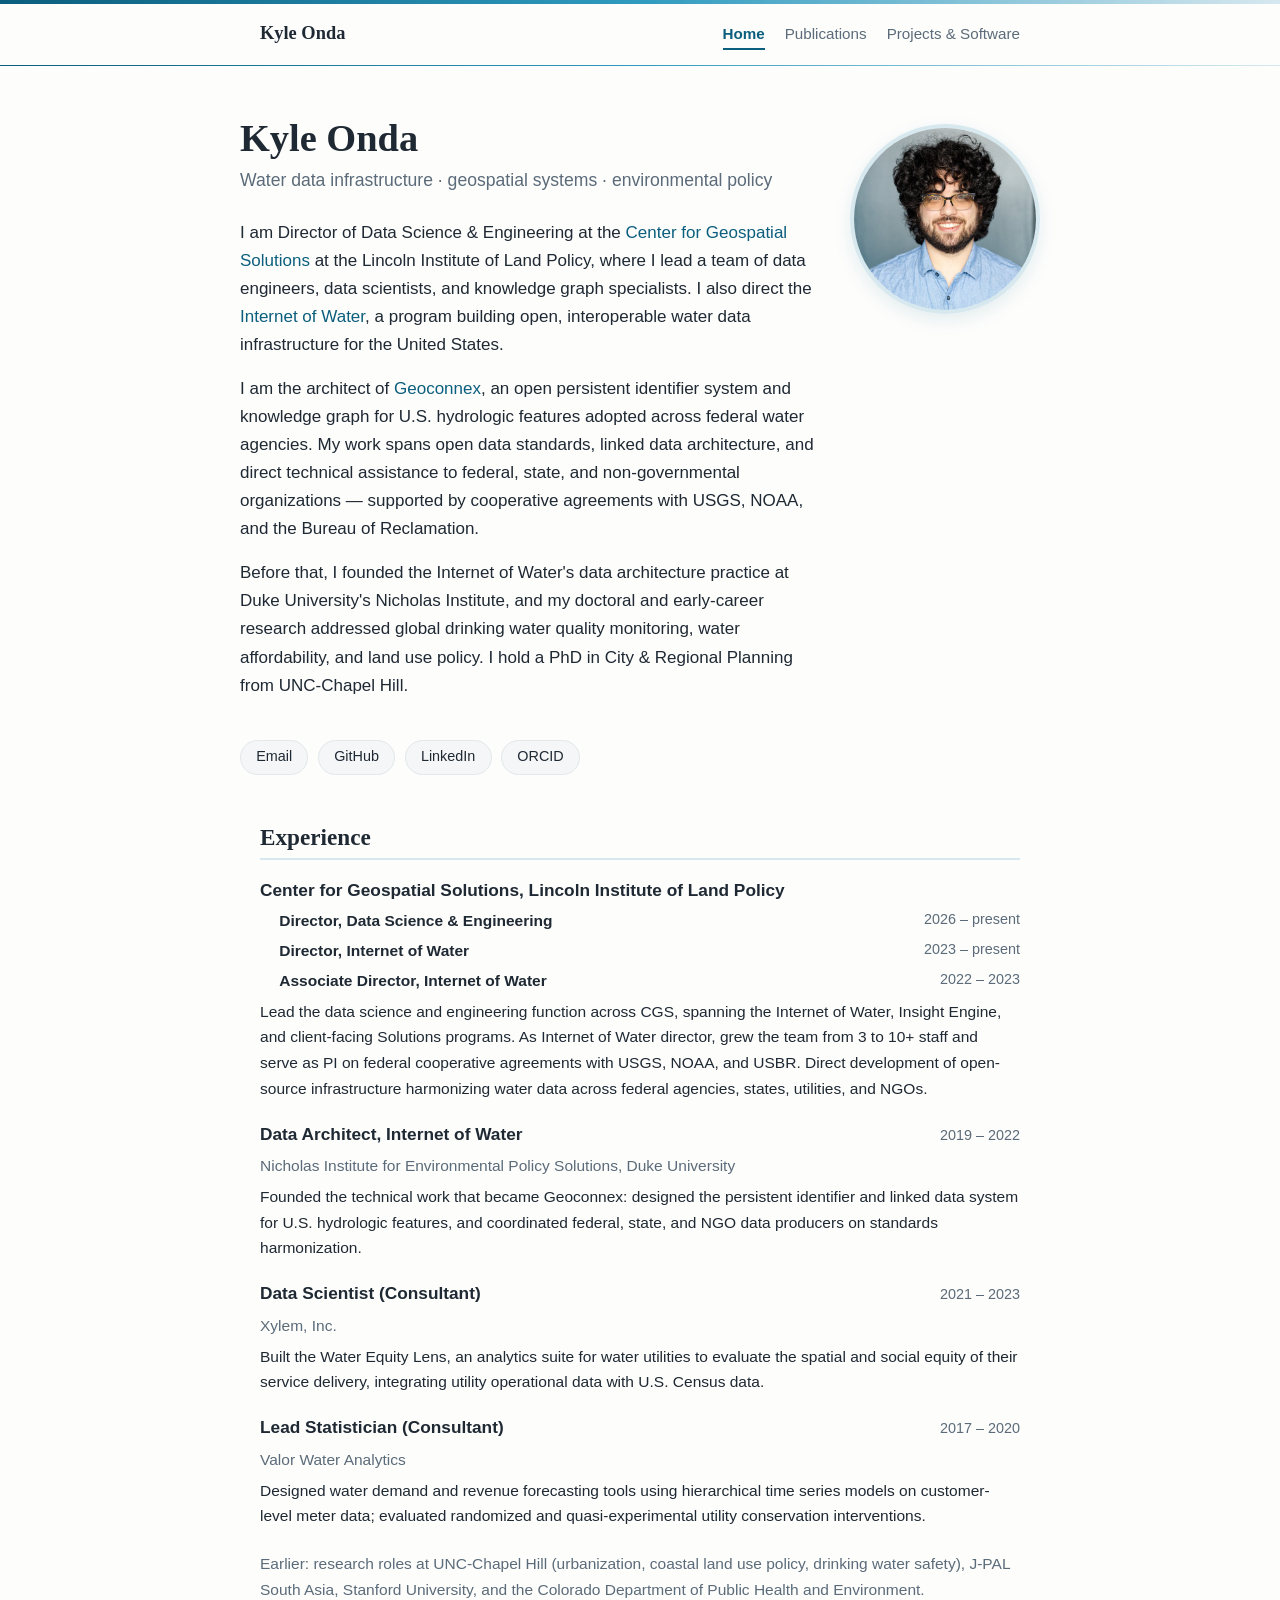
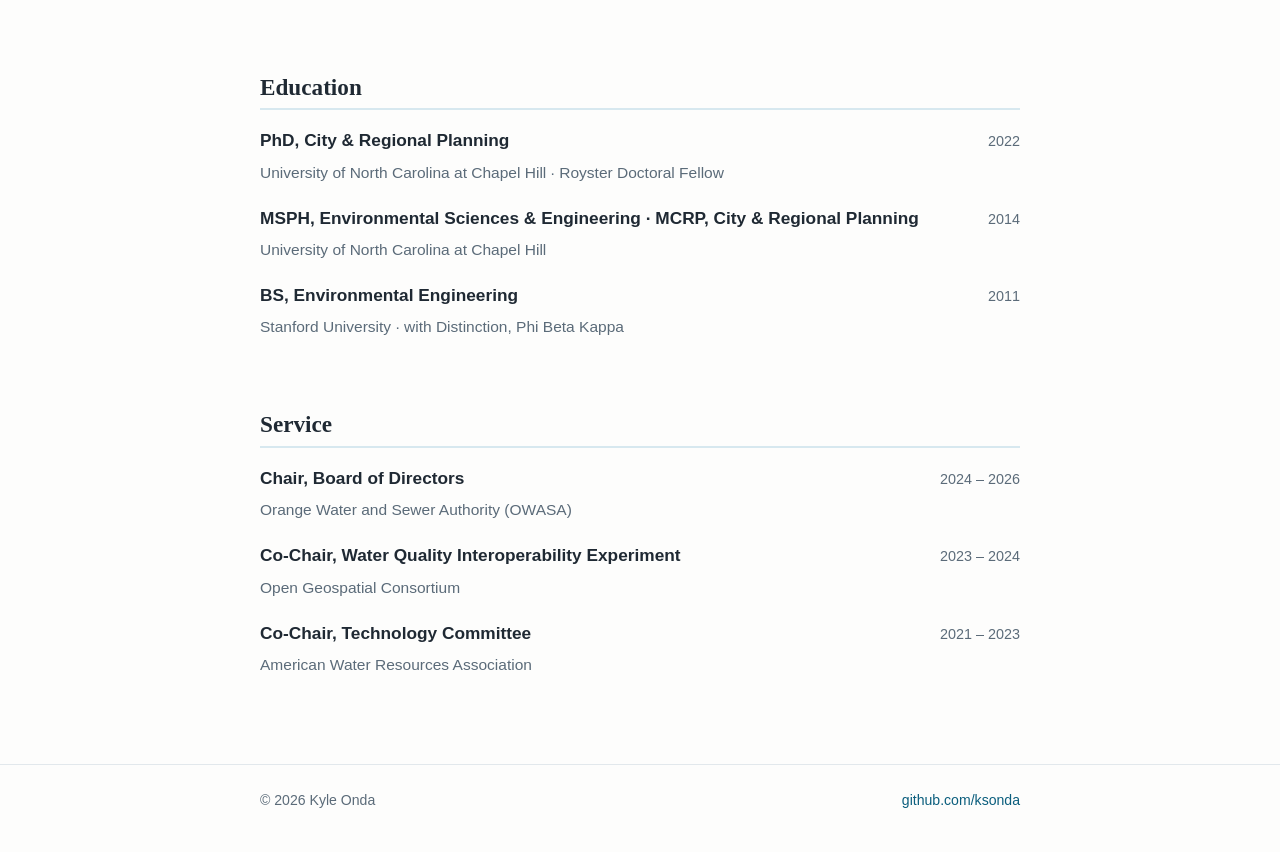
<file: index.html>
<!DOCTYPE html>
<html lang="en">
<head>
<meta charset="utf-8">
<meta name="viewport" content="width=device-width, initial-scale=1">
<title>Kyle Onda</title>
<meta name="description" content="Kyle Onda — Director of Data Science &amp; Engineering at the Center for Geospatial Solutions, Lincoln Institute of Land Policy. Water data infrastructure, geospatial systems, and environmental policy.">
<meta property="og:title" content="Kyle Onda">
<meta property="og:description" content="Water data infrastructure, geospatial systems, and environmental policy.">
<meta property="og:url" content="https://ondawater.org">
<meta property="og:type" content="website">
<meta property="og:image" content="https://ondawater.org/headshot.jpg">
<link rel="icon" href="data:image/svg+xml,<svg xmlns='http://www.w3.org/2000/svg' viewBox='0 0 100 100'><text y='.9em' font-size='90'>💧</text></svg>">
<link rel="stylesheet" href="styles.css">
<script type="application/ld+json">
{
  "@context": "https://schema.org",
  "@type": "Person",
  "name": "Kyle Onda",
  "url": "https://ondawater.org",
  "jobTitle": "Director of Data Science & Engineering",
  "worksFor": {
    "@type": "Organization",
    "name": "Center for Geospatial Solutions, Lincoln Institute of Land Policy"
  },
  "alumniOf": [
    {"@type": "CollegeOrUniversity", "name": "University of North Carolina at Chapel Hill"},
    {"@type": "CollegeOrUniversity", "name": "Stanford University"}
  ],
  "email": "mailto:kyle.onda@ondawater.org",
  "sameAs": [
    "https://github.com/ksonda",
    "https://www.linkedin.com/in/ksonda/",
    "https://orcid.org/0000-0002-4714-7654"
  ]
}
</script>
</head>
<body>

<nav>
  <div class="nav-inner">
    <a class="nav-name" href="index.html">Kyle Onda</a>
    <div class="nav-links">
      <a href="index.html" class="active">Home</a>
      <a href="publications.html">Publications</a>
      <a href="software.html">Projects &amp; Software</a>
    </div>
  </div>
</nav>

<header class="hero container">
  <div class="hero-grid">
    <div class="hero-text">
      <h1>Kyle Onda</h1>
      <p class="tagline">Water data infrastructure &middot; geospatial systems &middot; environmental policy</p>

      <p>I am Director of Data Science &amp; Engineering at the <a href="https://www.lincolninst.edu/centers-initiatives/center-geospatial-solutions/">Center for Geospatial Solutions</a> at the Lincoln Institute of Land Policy, where I lead a team of data engineers, data scientists, and knowledge graph specialists. I also direct the <a href="https://internetofwater.org">Internet of Water</a>, a program building open, interoperable water data infrastructure for the United States.</p>

      <p>I am the architect of <a href="https://geoconnex.us">Geoconnex</a>, an open persistent identifier system and knowledge graph for U.S. hydrologic features adopted across federal water agencies. My work spans open data standards, linked data architecture, and direct technical assistance to federal, state, and non-governmental organizations &mdash; supported by cooperative agreements with USGS, NOAA, and the Bureau of Reclamation.</p>

      <p>Before that, I founded the Internet of Water's data architecture practice at Duke University's Nicholas Institute, and my doctoral and early-career research addressed global drinking water quality monitoring, water affordability, and land use policy. I hold a PhD in City &amp; Regional Planning from UNC-Chapel Hill.</p>
    </div>
    <img class="headshot" src="headshot.jpg" alt="Kyle Onda" width="190" height="190">
  </div>

  <div class="links">
    <a href="mailto:kyle.onda@ondawater.org">Email</a>
    <a href="https://github.com/ksonda" rel="noopener">GitHub</a>
    <a href="https://www.linkedin.com/in/ksonda/" rel="noopener">LinkedIn</a>
    <a href="https://orcid.org/0000-0002-4714-7654" rel="noopener">ORCID</a>
  </div>
</header>

<main class="container">

<section id="experience">
  <h2>Experience</h2>

  <div class="entry">
    <div class="entry-head">
      <h3>Center for Geospatial Solutions, Lincoln Institute of Land Policy</h3>
    </div>
    <ul class="roles">
      <li><span class="role">Director, Data Science &amp; Engineering</span><span class="entry-date">2026 &ndash; present</span></li>
      <li><span class="role">Director, Internet of Water</span><span class="entry-date">2023 &ndash; present</span></li>
      <li><span class="role">Associate Director, Internet of Water</span><span class="entry-date">2022 &ndash; 2023</span></li>
    </ul>
    <p>Lead the data science and engineering function across CGS, spanning the Internet of Water, Insight Engine, and client-facing Solutions programs. As Internet of Water director, grew the team from 3 to 10+ staff and serve as PI on federal cooperative agreements with USGS, NOAA, and USBR. Direct development of open-source infrastructure harmonizing water data across federal agencies, states, utilities, and NGOs.</p>
  </div>

  <div class="entry">
    <div class="entry-head">
      <h3>Data Architect, Internet of Water</h3>
      <span class="entry-date">2019 &ndash; 2022</span>
    </div>
    <p class="entry-org">Nicholas Institute for Environmental Policy Solutions, Duke University</p>
    <p>Founded the technical work that became Geoconnex: designed the persistent identifier and linked data system for U.S. hydrologic features, and coordinated federal, state, and NGO data producers on standards harmonization.</p>
  </div>

  <div class="entry">
    <div class="entry-head">
      <h3>Data Scientist (Consultant)</h3>
      <span class="entry-date">2021 &ndash; 2023</span>
    </div>
    <p class="entry-org">Xylem, Inc.</p>
    <p>Built the Water Equity Lens, an analytics suite for water utilities to evaluate the spatial and social equity of their service delivery, integrating utility operational data with U.S. Census data.</p>
  </div>

  <div class="entry">
    <div class="entry-head">
      <h3>Lead Statistician (Consultant)</h3>
      <span class="entry-date">2017 &ndash; 2020</span>
    </div>
    <p class="entry-org">Valor Water Analytics</p>
    <p>Designed water demand and revenue forecasting tools using hierarchical time series models on customer-level meter data; evaluated randomized and quasi-experimental utility conservation interventions.</p>
  </div>

  <div class="entry">
    <p class="entry-org">Earlier: research roles at UNC-Chapel Hill (urbanization, coastal land use policy, drinking water safety), J-PAL South Asia, Stanford University, and the Colorado Department of Public Health and Environment.</p>
  </div>
</section>

<section id="education">
  <h2>Education</h2>

  <div class="entry">
    <div class="entry-head">
      <h3>PhD, City &amp; Regional Planning</h3>
      <span class="entry-date">2022</span>
    </div>
    <p class="entry-org">University of North Carolina at Chapel Hill &middot; Royster Doctoral Fellow</p>
  </div>

  <div class="entry">
    <div class="entry-head">
      <h3>MSPH, Environmental Sciences &amp; Engineering &middot; MCRP, City &amp; Regional Planning</h3>
      <span class="entry-date">2014</span>
    </div>
    <p class="entry-org">University of North Carolina at Chapel Hill</p>
  </div>

  <div class="entry">
    <div class="entry-head">
      <h3>BS, Environmental Engineering</h3>
      <span class="entry-date">2011</span>
    </div>
    <p class="entry-org">Stanford University &middot; with Distinction, Phi Beta Kappa</p>
  </div>
</section>

<section id="service">
  <h2>Service</h2>

  <div class="entry">
    <div class="entry-head">
      <h3>Chair, Board of Directors</h3>
      <span class="entry-date">2024 &ndash; 2026</span>
    </div>
    <p class="entry-org">Orange Water and Sewer Authority (OWASA)</p>
  </div>

  <div class="entry">
    <div class="entry-head">
      <h3>Co-Chair, Water Quality Interoperability Experiment</h3>
      <span class="entry-date">2023 &ndash; 2024</span>
    </div>
    <p class="entry-org">Open Geospatial Consortium</p>
  </div>

  <div class="entry">
    <div class="entry-head">
      <h3>Co-Chair, Technology Committee</h3>
      <span class="entry-date">2021 &ndash; 2023</span>
    </div>
    <p class="entry-org">American Water Resources Association</p>
  </div>
</section>

</main>

<footer>
  <div class="container">
    <span>&copy; 2026 Kyle Onda</span>
    <span><a href="https://github.com/ksonda">github.com/ksonda</a></span>
  </div>
</footer>

</body>
</html>
</file>
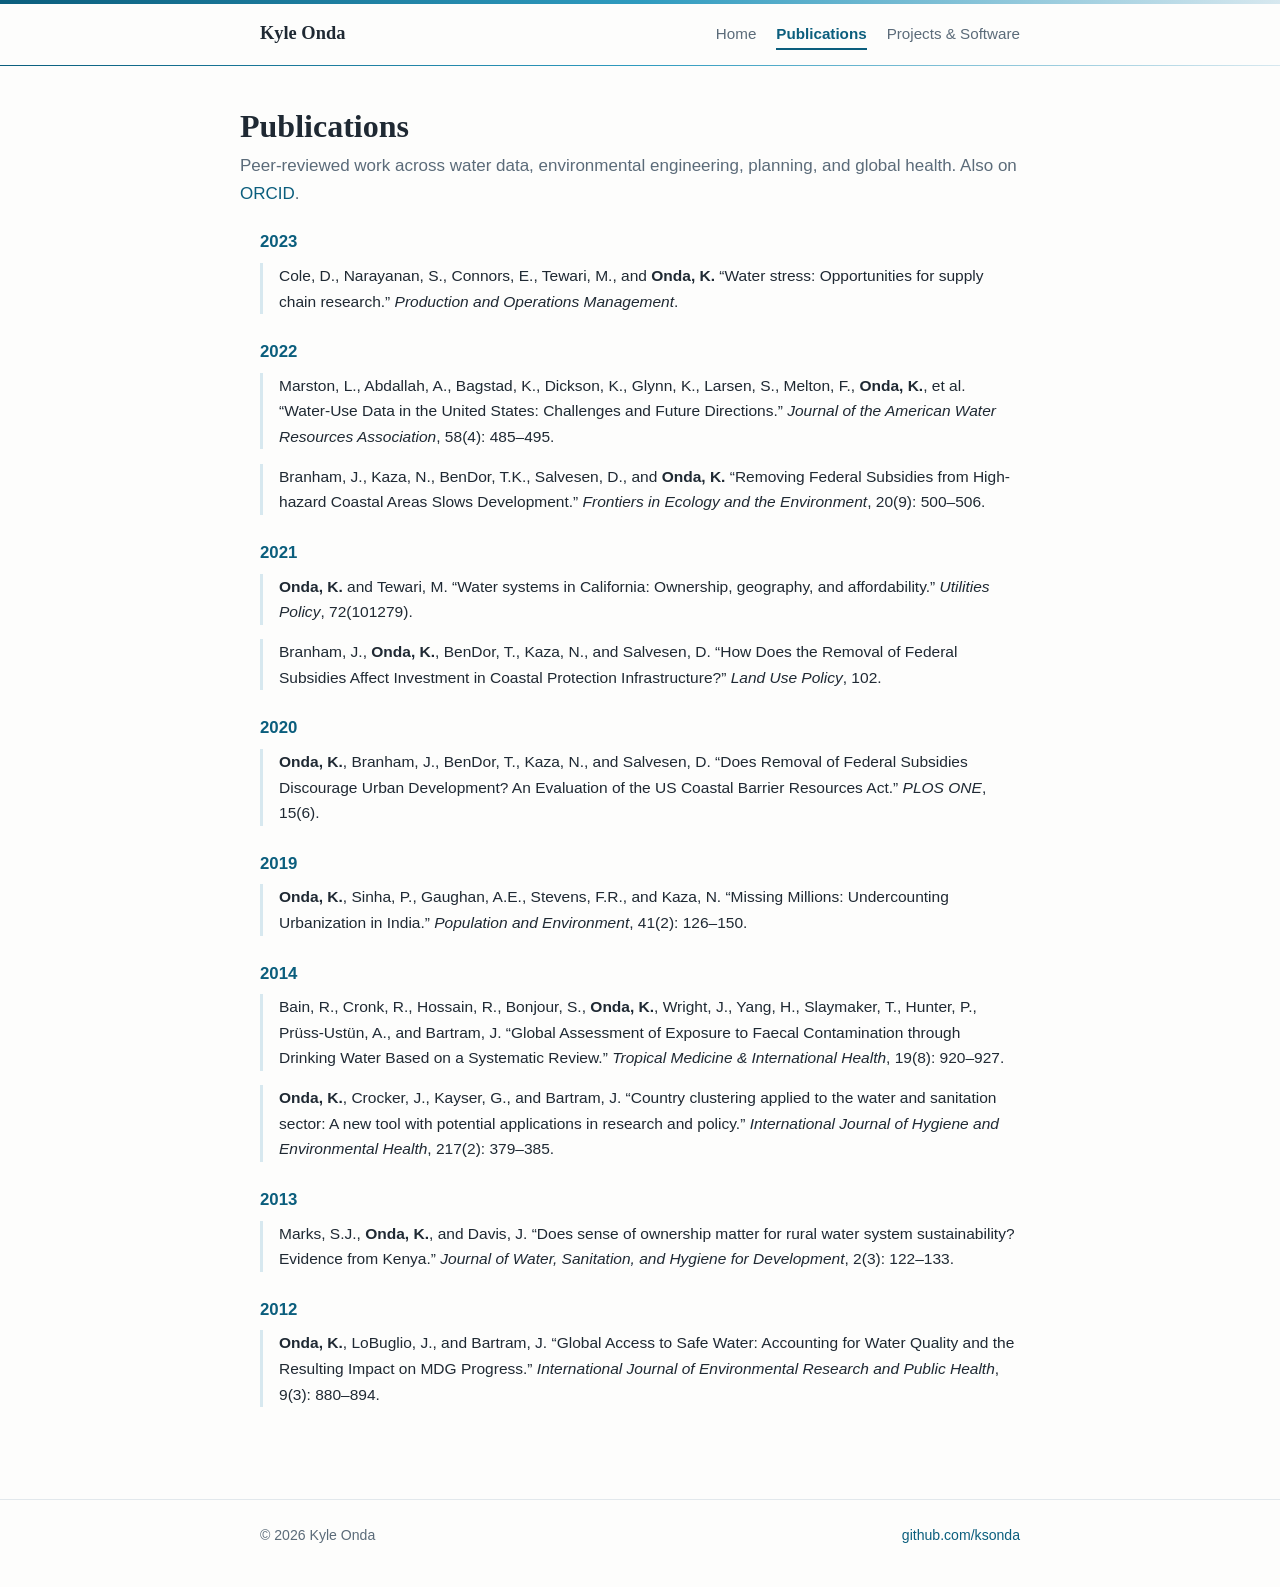
<file: publications.html>
<!DOCTYPE html>
<html lang="en">
<head>
<meta charset="utf-8">
<meta name="viewport" content="width=device-width, initial-scale=1">
<title>Publications — Kyle Onda</title>
<meta name="description" content="Peer-reviewed publications by Kyle Onda: water data, water systems, urbanization, land use policy, and global water quality.">
<link rel="icon" href="data:image/svg+xml,<svg xmlns='http://www.w3.org/2000/svg' viewBox='0 0 100 100'><text y='.9em' font-size='90'>💧</text></svg>">
<link rel="stylesheet" href="styles.css">
</head>
<body>

<nav>
  <div class="nav-inner">
    <a class="nav-name" href="index.html">Kyle Onda</a>
    <div class="nav-links">
      <a href="index.html">Home</a>
      <a href="publications.html" class="active">Publications</a>
      <a href="software.html">Projects &amp; Software</a>
    </div>
  </div>
</nav>

<header class="page-title container">
  <h1>Publications</h1>
  <p>Peer-reviewed work across water data, environmental engineering, planning, and global health. Also on <a href="https://orcid.org/0000-0002-4714-7654">ORCID</a>.</p>
</header>

<main class="container">

<section>

  <div class="year-group">
    <h3>2023</h3>
    <p class="pub">Cole, D., Narayanan, S., Connors, E., Tewari, M., and <strong>Onda, K.</strong> &ldquo;Water stress: Opportunities for supply chain research.&rdquo; <span class="venue">Production and Operations Management</span>.</p>
  </div>

  <div class="year-group">
    <h3>2022</h3>
    <p class="pub">Marston, L., Abdallah, A., Bagstad, K., Dickson, K., Glynn, K., Larsen, S., Melton, F., <strong>Onda, K.</strong>, et al. &ldquo;Water-Use Data in the United States: Challenges and Future Directions.&rdquo; <span class="venue">Journal of the American Water Resources Association</span>, 58(4): 485&ndash;495.</p>
    <p class="pub">Branham, J., Kaza, N., BenDor, T.K., Salvesen, D., and <strong>Onda, K.</strong> &ldquo;Removing Federal Subsidies from High-hazard Coastal Areas Slows Development.&rdquo; <span class="venue">Frontiers in Ecology and the Environment</span>, 20(9): 500&ndash;506.</p>
  </div>

  <div class="year-group">
    <h3>2021</h3>
    <p class="pub"><strong>Onda, K.</strong> and Tewari, M. &ldquo;Water systems in California: Ownership, geography, and affordability.&rdquo; <span class="venue">Utilities Policy</span>, 72(101279).</p>
    <p class="pub">Branham, J., <strong>Onda, K.</strong>, BenDor, T., Kaza, N., and Salvesen, D. &ldquo;How Does the Removal of Federal Subsidies Affect Investment in Coastal Protection Infrastructure?&rdquo; <span class="venue">Land Use Policy</span>, 102.</p>
  </div>

  <div class="year-group">
    <h3>2020</h3>
    <p class="pub"><strong>Onda, K.</strong>, Branham, J., BenDor, T., Kaza, N., and Salvesen, D. &ldquo;Does Removal of Federal Subsidies Discourage Urban Development? An Evaluation of the US Coastal Barrier Resources Act.&rdquo; <span class="venue">PLOS ONE</span>, 15(6).</p>
  </div>

  <div class="year-group">
    <h3>2019</h3>
    <p class="pub"><strong>Onda, K.</strong>, Sinha, P., Gaughan, A.E., Stevens, F.R., and Kaza, N. &ldquo;Missing Millions: Undercounting Urbanization in India.&rdquo; <span class="venue">Population and Environment</span>, 41(2): 126&ndash;150.</p>
  </div>

  <div class="year-group">
    <h3>2014</h3>
    <p class="pub">Bain, R., Cronk, R., Hossain, R., Bonjour, S., <strong>Onda, K.</strong>, Wright, J., Yang, H., Slaymaker, T., Hunter, P., Pr&uuml;ss-Ust&uuml;n, A., and Bartram, J. &ldquo;Global Assessment of Exposure to Faecal Contamination through Drinking Water Based on a Systematic Review.&rdquo; <span class="venue">Tropical Medicine &amp; International Health</span>, 19(8): 920&ndash;927.</p>
    <p class="pub"><strong>Onda, K.</strong>, Crocker, J., Kayser, G., and Bartram, J. &ldquo;Country clustering applied to the water and sanitation sector: A new tool with potential applications in research and policy.&rdquo; <span class="venue">International Journal of Hygiene and Environmental Health</span>, 217(2): 379&ndash;385.</p>
  </div>

  <div class="year-group">
    <h3>2013</h3>
    <p class="pub">Marks, S.J., <strong>Onda, K.</strong>, and Davis, J. &ldquo;Does sense of ownership matter for rural water system sustainability? Evidence from Kenya.&rdquo; <span class="venue">Journal of Water, Sanitation, and Hygiene for Development</span>, 2(3): 122&ndash;133.</p>
  </div>

  <div class="year-group">
    <h3>2012</h3>
    <p class="pub"><strong>Onda, K.</strong>, LoBuglio, J., and Bartram, J. &ldquo;Global Access to Safe Water: Accounting for Water Quality and the Resulting Impact on MDG Progress.&rdquo; <span class="venue">International Journal of Environmental Research and Public Health</span>, 9(3): 880&ndash;894.</p>
  </div>

</section>

</main>

<footer>
  <div class="container">
    <span>&copy; 2026 Kyle Onda</span>
    <span><a href="https://github.com/ksonda">github.com/ksonda</a></span>
  </div>
</footer>

</body>
</html>
</file>
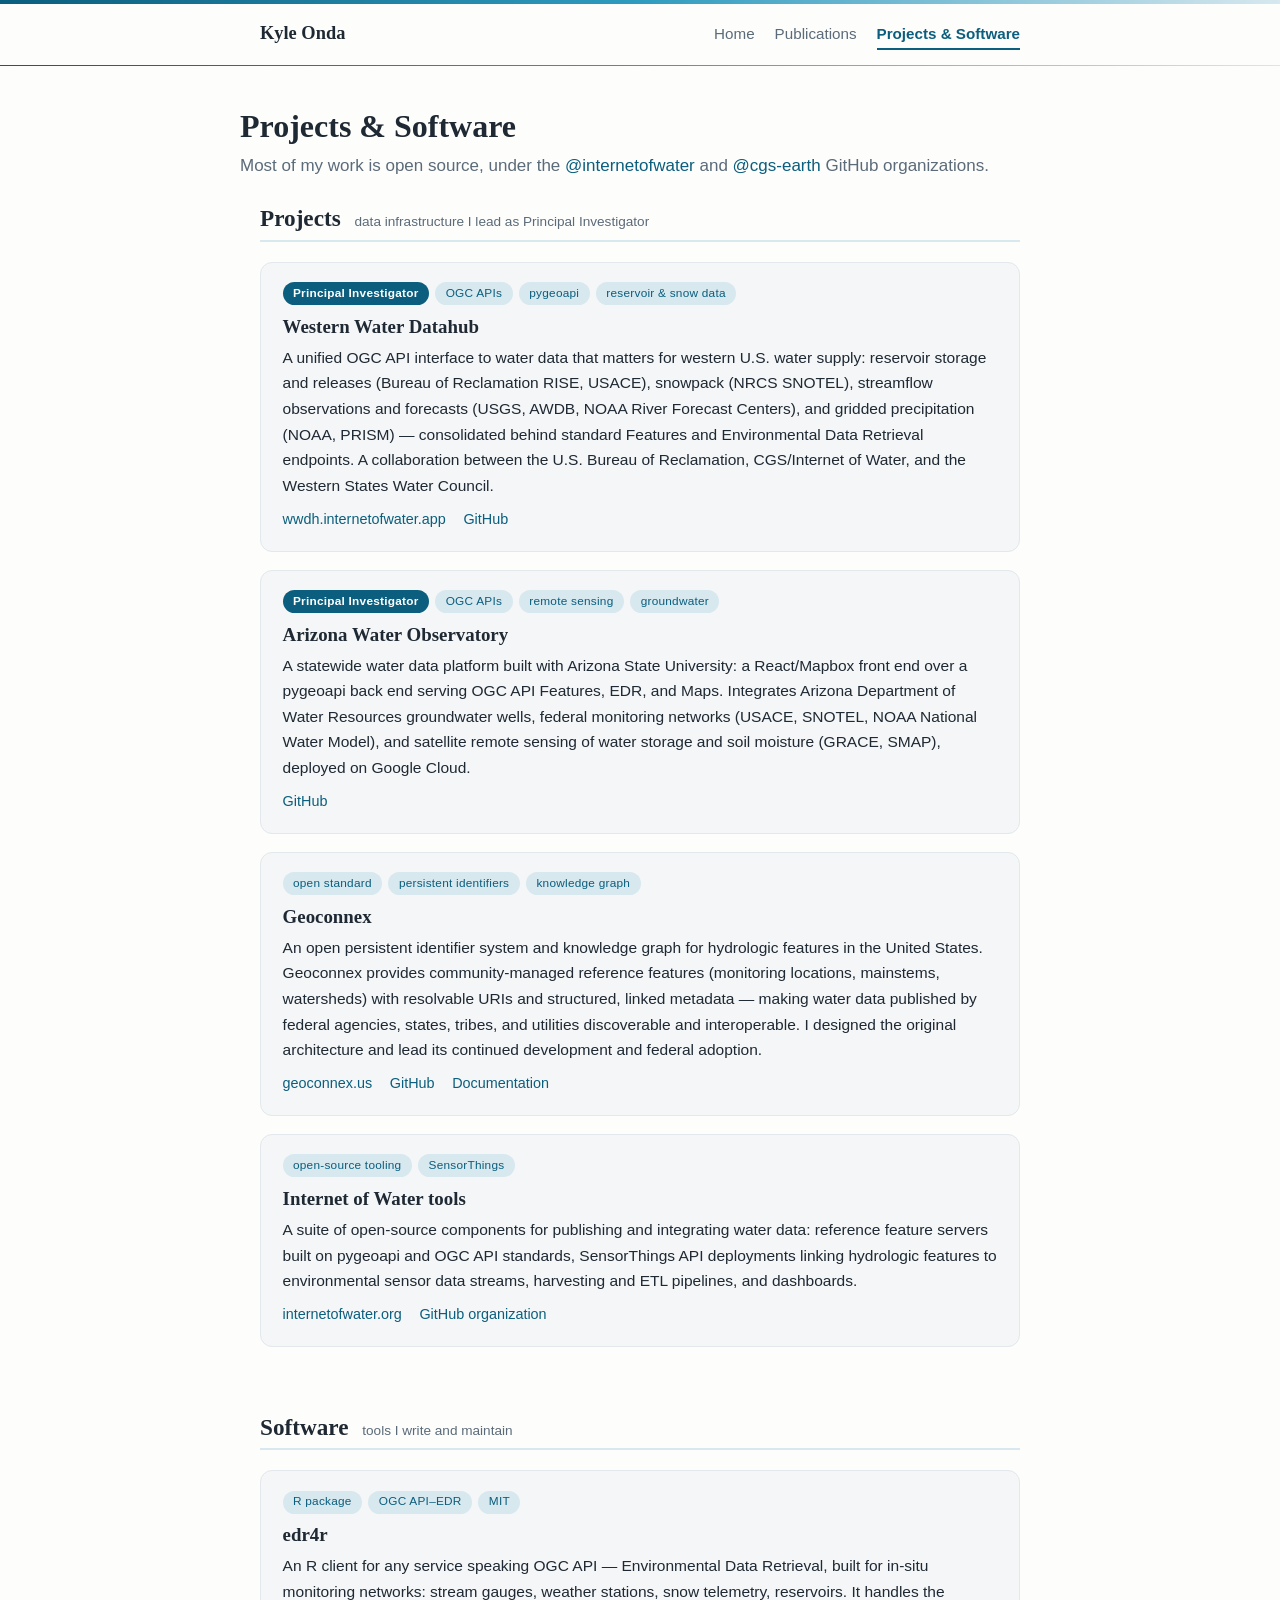
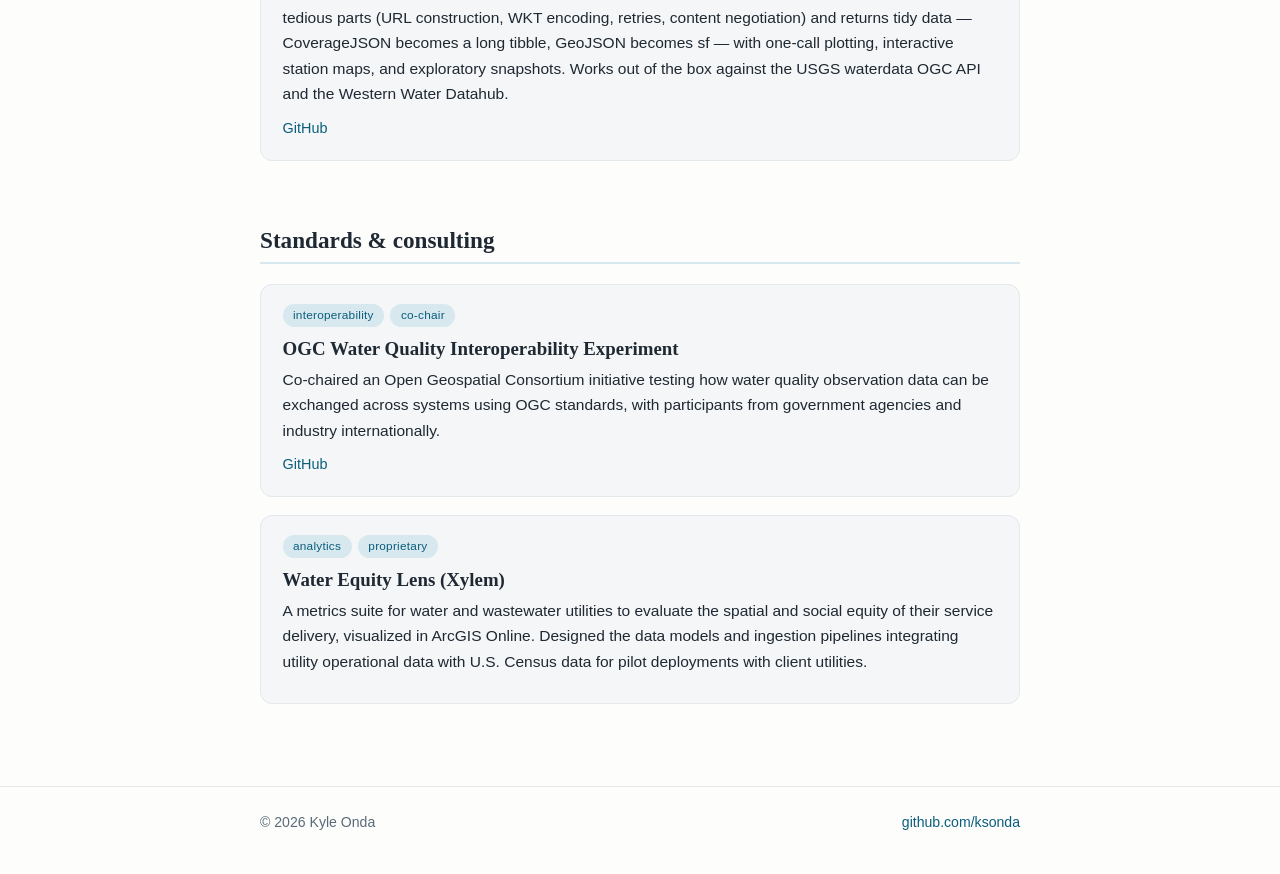
<file: software.html>
<!DOCTYPE html>
<html lang="en">
<head>
<meta charset="utf-8">
<meta name="viewport" content="width=device-width, initial-scale=1">
<title>Projects &amp; Software — Kyle Onda</title>
<meta name="description" content="Projects led by Kyle Onda as Principal Investigator (Western Water Datahub, Arizona Water Observatory, Geoconnex) and open-source software (edr4r).">
<link rel="icon" href="data:image/svg+xml,<svg xmlns='http://www.w3.org/2000/svg' viewBox='0 0 100 100'><text y='.9em' font-size='90'>💧</text></svg>">
<link rel="stylesheet" href="styles.css">
</head>
<body>

<nav>
  <div class="nav-inner">
    <a class="nav-name" href="index.html">Kyle Onda</a>
    <div class="nav-links">
      <a href="index.html">Home</a>
      <a href="publications.html">Publications</a>
      <a href="software.html" class="active">Projects &amp; Software</a>
    </div>
  </div>
</nav>

<header class="page-title container">
  <h1>Projects &amp; Software</h1>
  <p>Most of my work is open source, under the <a href="https://github.com/internetofwater">@internetofwater</a> and <a href="https://github.com/cgs-earth">@cgs-earth</a> GitHub organizations.</p>
</header>

<main class="container">

<section>
  <h2>Projects <small>data infrastructure I lead as Principal Investigator</small></h2>

  <div class="card">
    <p class="meta"><span class="tag pi">Principal Investigator</span><span class="tag">OGC APIs</span><span class="tag">pygeoapi</span><span class="tag">reservoir &amp; snow data</span></p>
    <h3>Western Water Datahub</h3>
    <p>A unified OGC API interface to water data that matters for western U.S. water supply: reservoir storage and releases (Bureau of Reclamation RISE, USACE), snowpack (NRCS SNOTEL), streamflow observations and forecasts (USGS, AWDB, NOAA River Forecast Centers), and gridded precipitation (NOAA, PRISM) &mdash; consolidated behind standard Features and Environmental Data Retrieval endpoints. A collaboration between the U.S. Bureau of Reclamation, CGS/Internet of Water, and the Western States Water Council.</p>
    <div class="card-links">
      <a href="https://wwdh.internetofwater.app">wwdh.internetofwater.app</a>
      <a href="https://github.com/internetofwater/Western-Water-Datahub">GitHub</a>
    </div>
  </div>

  <div class="card">
    <p class="meta"><span class="tag pi">Principal Investigator</span><span class="tag">OGC APIs</span><span class="tag">remote sensing</span><span class="tag">groundwater</span></p>
    <h3>Arizona Water Observatory</h3>
    <p>A statewide water data platform built with Arizona State University: a React/Mapbox front end over a pygeoapi back end serving OGC API Features, EDR, and Maps. Integrates Arizona Department of Water Resources groundwater wells, federal monitoring networks (USACE, SNOTEL, NOAA National Water Model), and satellite remote sensing of water storage and soil moisture (GRACE, SMAP), deployed on Google Cloud.</p>
    <div class="card-links">
      <a href="https://github.com/cgs-earth/ArizonaWaterObservatory">GitHub</a>
    </div>
  </div>

  <div class="card">
    <p class="meta"><span class="tag">open standard</span><span class="tag">persistent identifiers</span><span class="tag">knowledge graph</span></p>
    <h3>Geoconnex</h3>
    <p>An open persistent identifier system and knowledge graph for hydrologic features in the United States. Geoconnex provides community-managed reference features (monitoring locations, mainstems, watersheds) with resolvable URIs and structured, linked metadata &mdash; making water data published by federal agencies, states, tribes, and utilities discoverable and interoperable. I designed the original architecture and lead its continued development and federal adoption.</p>
    <div class="card-links">
      <a href="https://geoconnex.us">geoconnex.us</a>
      <a href="https://github.com/internetofwater/geoconnex.us">GitHub</a>
      <a href="https://docs.geoconnex.us">Documentation</a>
    </div>
  </div>

  <div class="card">
    <p class="meta"><span class="tag">open-source tooling</span><span class="tag">SensorThings</span></p>
    <h3>Internet of Water tools</h3>
    <p>A suite of open-source components for publishing and integrating water data: reference feature servers built on pygeoapi and OGC API standards, SensorThings API deployments linking hydrologic features to environmental sensor data streams, harvesting and ETL pipelines, and dashboards.</p>
    <div class="card-links">
      <a href="https://internetofwater.org">internetofwater.org</a>
      <a href="https://github.com/internetofwater">GitHub organization</a>
    </div>
  </div>
</section>

<section>
  <h2>Software <small>tools I write and maintain</small></h2>

  <div class="card">
    <p class="meta"><span class="tag">R package</span><span class="tag">OGC API&ndash;EDR</span><span class="tag">MIT</span></p>
    <h3>edr4r</h3>
    <p>An R client for any service speaking OGC API &mdash; Environmental Data Retrieval, built for in-situ monitoring networks: stream gauges, weather stations, snow telemetry, reservoirs. It handles the tedious parts (URL construction, WKT encoding, retries, content negotiation) and returns tidy data &mdash; CoverageJSON becomes a long tibble, GeoJSON becomes sf &mdash; with one-call plotting, interactive station maps, and exploratory snapshots. Works out of the box against the USGS waterdata OGC API and the Western Water Datahub.</p>
    <div class="card-links">
      <a href="https://github.com/ksonda/edr4r">GitHub</a>
    </div>
  </div>
</section>

<section>
  <h2>Standards &amp; consulting</h2>

  <div class="card">
    <p class="meta"><span class="tag">interoperability</span><span class="tag">co-chair</span></p>
    <h3>OGC Water Quality Interoperability Experiment</h3>
    <p>Co-chaired an Open Geospatial Consortium initiative testing how water quality observation data can be exchanged across systems using OGC standards, with participants from government agencies and industry internationally.</p>
    <div class="card-links">
      <a href="https://github.com/opengeospatial/WaterQualityIE">GitHub</a>
    </div>
  </div>

  <div class="card">
    <p class="meta"><span class="tag">analytics</span><span class="tag">proprietary</span></p>
    <h3>Water Equity Lens (Xylem)</h3>
    <p>A metrics suite for water and wastewater utilities to evaluate the spatial and social equity of their service delivery, visualized in ArcGIS Online. Designed the data models and ingestion pipelines integrating utility operational data with U.S. Census data for pilot deployments with client utilities.</p>
  </div>
</section>

</main>

<footer>
  <div class="container">
    <span>&copy; 2026 Kyle Onda</span>
    <span><a href="https://github.com/ksonda">github.com/ksonda</a></span>
  </div>
</footer>

</body>
</html>
</file>
<file: styles.css>
/* ondawater.org */

:root {
  --bg: #fdfdfc;
  --bg-alt: #f4f6f7;
  --text: #1f2933;
  --text-muted: #5b6b79;
  --accent: #0b5e7d;
  --accent-2: #2f9bbf;
  --accent-soft: #d7e8ef;
  --border: #e2e8ec;
  --shadow: 0 6px 18px rgba(11, 94, 125, 0.10);
  --max-width: 800px;
}

@media (prefers-color-scheme: dark) {
  :root {
    --bg: #12181d;
    --bg-alt: #1a2229;
    --text: #e6ebee;
    --text-muted: #93a3af;
    --accent: #5fb3d4;
    --accent-2: #3a83a3;
    --accent-soft: #173747;
    --border: #28333c;
    --shadow: 0 6px 18px rgba(0, 0, 0, 0.35);
  }
}

* { box-sizing: border-box; }

html { scroll-behavior: smooth; }

body {
  margin: 0;
  background: var(--bg);
  color: var(--text);
  font-family: -apple-system, BlinkMacSystemFont, "Segoe UI", Roboto, "Helvetica Neue", Arial, sans-serif;
  font-size: 17px;
  line-height: 1.65;
  -webkit-font-smoothing: antialiased;
}

a { color: var(--accent); text-decoration: none; }
a:hover { text-decoration: underline; }

h1, h2, h3 {
  font-family: Georgia, "Times New Roman", serif;
  font-weight: 600;
  line-height: 1.25;
}

/* layout */
.container {
  max-width: var(--max-width);
  margin: 0 auto;
  padding: 0 1.25rem;
}

/* nav */
nav {
  border-bottom: 1px solid var(--border);
  border-top: 4px solid;
  border-image: linear-gradient(90deg, var(--accent), var(--accent-2), var(--accent-soft)) 1;
  position: sticky;
  top: 0;
  background: color-mix(in srgb, var(--bg) 88%, transparent);
  backdrop-filter: blur(8px);
  z-index: 10;
}

.nav-inner {
  max-width: var(--max-width);
  margin: 0 auto;
  padding: 0.9rem 1.25rem;
  display: flex;
  align-items: baseline;
  justify-content: space-between;
  flex-wrap: wrap;
  gap: 0.5rem;
}

.nav-name {
  font-family: Georgia, serif;
  font-size: 1.15rem;
  font-weight: 700;
  color: var(--text);
}
.nav-name:hover { text-decoration: none; color: var(--accent); }

.nav-links { display: flex; gap: 1.25rem; }

.nav-links a {
  color: var(--text-muted);
  font-size: 0.95rem;
  padding-bottom: 2px;
  border-bottom: 2px solid transparent;
}
.nav-links a:hover { color: var(--accent); text-decoration: none; }
.nav-links a.active { color: var(--accent); font-weight: 600; border-bottom-color: var(--accent); }

/* header / hero */
.hero { padding: 3rem 0 1.5rem; }

.hero-grid {
  display: flex;
  gap: 2.25rem;
  align-items: flex-start;
}

.hero-text { flex: 1; min-width: 0; }

.headshot {
  width: 190px;
  height: 190px;
  object-fit: cover;
  border-radius: 50%;
  border: 4px solid var(--accent-soft);
  box-shadow: var(--shadow);
  flex-shrink: 0;
  margin-top: 0.65rem;
}

.hero h1 {
  font-size: 2.4rem;
  margin: 0 0 0.25rem;
}

.hero .tagline {
  color: var(--text-muted);
  font-size: 1.1rem;
  margin: 0 0 1.5rem;
}

.hero p { margin: 0 0 1rem; }

/* contact links row */
.links {
  display: flex;
  flex-wrap: wrap;
  gap: 0.6rem;
  margin: 1.5rem 0 0;
}

.links a {
  border: 1px solid var(--border);
  border-radius: 999px;
  padding: 0.3rem 0.95rem;
  font-size: 0.9rem;
  color: var(--text);
  background: var(--bg-alt);
  transition: all 0.15s ease;
}

.links a:hover {
  border-color: var(--accent);
  background: var(--accent);
  color: #fff;
  text-decoration: none;
}

/* sections */
section { padding: 1.5rem 0; }

section h2 {
  font-size: 1.45rem;
  margin: 0 0 1.25rem;
  padding-bottom: 0.4rem;
  border-bottom: 2px solid var(--accent-soft);
}

section h2 small {
  font-family: -apple-system, BlinkMacSystemFont, "Segoe UI", Roboto, sans-serif;
  font-size: 0.85rem;
  font-weight: 400;
  color: var(--text-muted);
  margin-left: 0.5rem;
}

/* experience / education entries */
.entry { margin-bottom: 1.4rem; }

.entry-head {
  display: flex;
  justify-content: space-between;
  align-items: baseline;
  gap: 1rem;
  flex-wrap: wrap;
}

.entry-head h3 {
  font-size: 1.08rem;
  margin: 0;
  font-family: inherit;
  font-weight: 650;
}

.entry-date {
  color: var(--text-muted);
  font-size: 0.9rem;
  white-space: nowrap;
}

.entry-org {
  color: var(--text-muted);
  font-size: 0.95rem;
  margin: 0.1rem 0 0.35rem;
}

.entry p { margin: 0.35rem 0 0; font-size: 0.97rem; }

.entry ul {
  margin: 0.4rem 0 0;
  padding-left: 1.2rem;
  font-size: 0.97rem;
}
.entry ul li { margin-bottom: 0.25rem; }

.roles { margin: 0.1rem 0 0.35rem; padding-left: 0; list-style: none; font-size: 0.95rem; }
.roles li { display: flex; justify-content: space-between; gap: 1rem; flex-wrap: wrap; }
.roles .role { font-weight: 600; }

/* publications */
.year-group { margin-bottom: 1.75rem; }

.year-group h3 {
  font-size: 1.05rem;
  color: var(--accent);
  margin: 0 0 0.6rem;
  font-family: inherit;
}

.pub {
  margin: 0 0 0.9rem;
  padding-left: 1rem;
  border-left: 3px solid var(--accent-soft);
  font-size: 0.97rem;
  transition: border-color 0.15s ease;
}

.pub:hover { border-left-color: var(--accent); }

.pub .venue { font-style: italic; }
.pub strong { font-weight: 650; }

/* project & software cards */
.card {
  border: 1px solid var(--border);
  border-radius: 12px;
  padding: 1.2rem 1.35rem;
  margin-bottom: 1.1rem;
  background: var(--bg-alt);
  transition: transform 0.15s ease, box-shadow 0.15s ease, border-color 0.15s ease;
}

.card:hover {
  transform: translateY(-2px);
  box-shadow: var(--shadow);
  border-color: var(--accent-soft);
}

.card h3 { margin: 0 0 0.4rem; font-size: 1.18rem; }

.card p { margin: 0 0 0.6rem; font-size: 0.97rem; }

.card .card-links {
  display: flex;
  gap: 1.1rem;
  flex-wrap: wrap;
  font-size: 0.9rem;
  font-weight: 500;
}

.card .meta {
  display: flex;
  flex-wrap: wrap;
  gap: 0.4rem;
  margin: 0 0 0.6rem;
  padding: 0;
}

.meta .tag {
  display: inline-block;
  font-size: 0.74rem;
  letter-spacing: 0.02em;
  color: var(--accent);
  background: var(--accent-soft);
  border-radius: 999px;
  padding: 0.12rem 0.65rem;
}

.meta .tag.pi {
  color: #fff;
  background: var(--accent);
  font-weight: 600;
}

/* footer */
footer {
  border-top: 1px solid var(--border);
  margin-top: 2.5rem;
  padding: 1.5rem 0 2.5rem;
  color: var(--text-muted);
  font-size: 0.88rem;
}

footer .container {
  display: flex;
  justify-content: space-between;
  flex-wrap: wrap;
  gap: 0.5rem;
}

/* page titles on subpages */
.page-title { padding: 2.5rem 0 0; }
.page-title h1 { font-size: 2rem; margin: 0 0 0.4rem; }
.page-title p { color: var(--text-muted); margin: 0; }

@media (max-width: 620px) {
  .hero h1 { font-size: 1.9rem; }
  body { font-size: 16px; }
  .hero-grid { flex-direction: column-reverse; align-items: center; text-align: left; }
  .headshot { width: 150px; height: 150px; margin-top: 0; }
}
</file>
